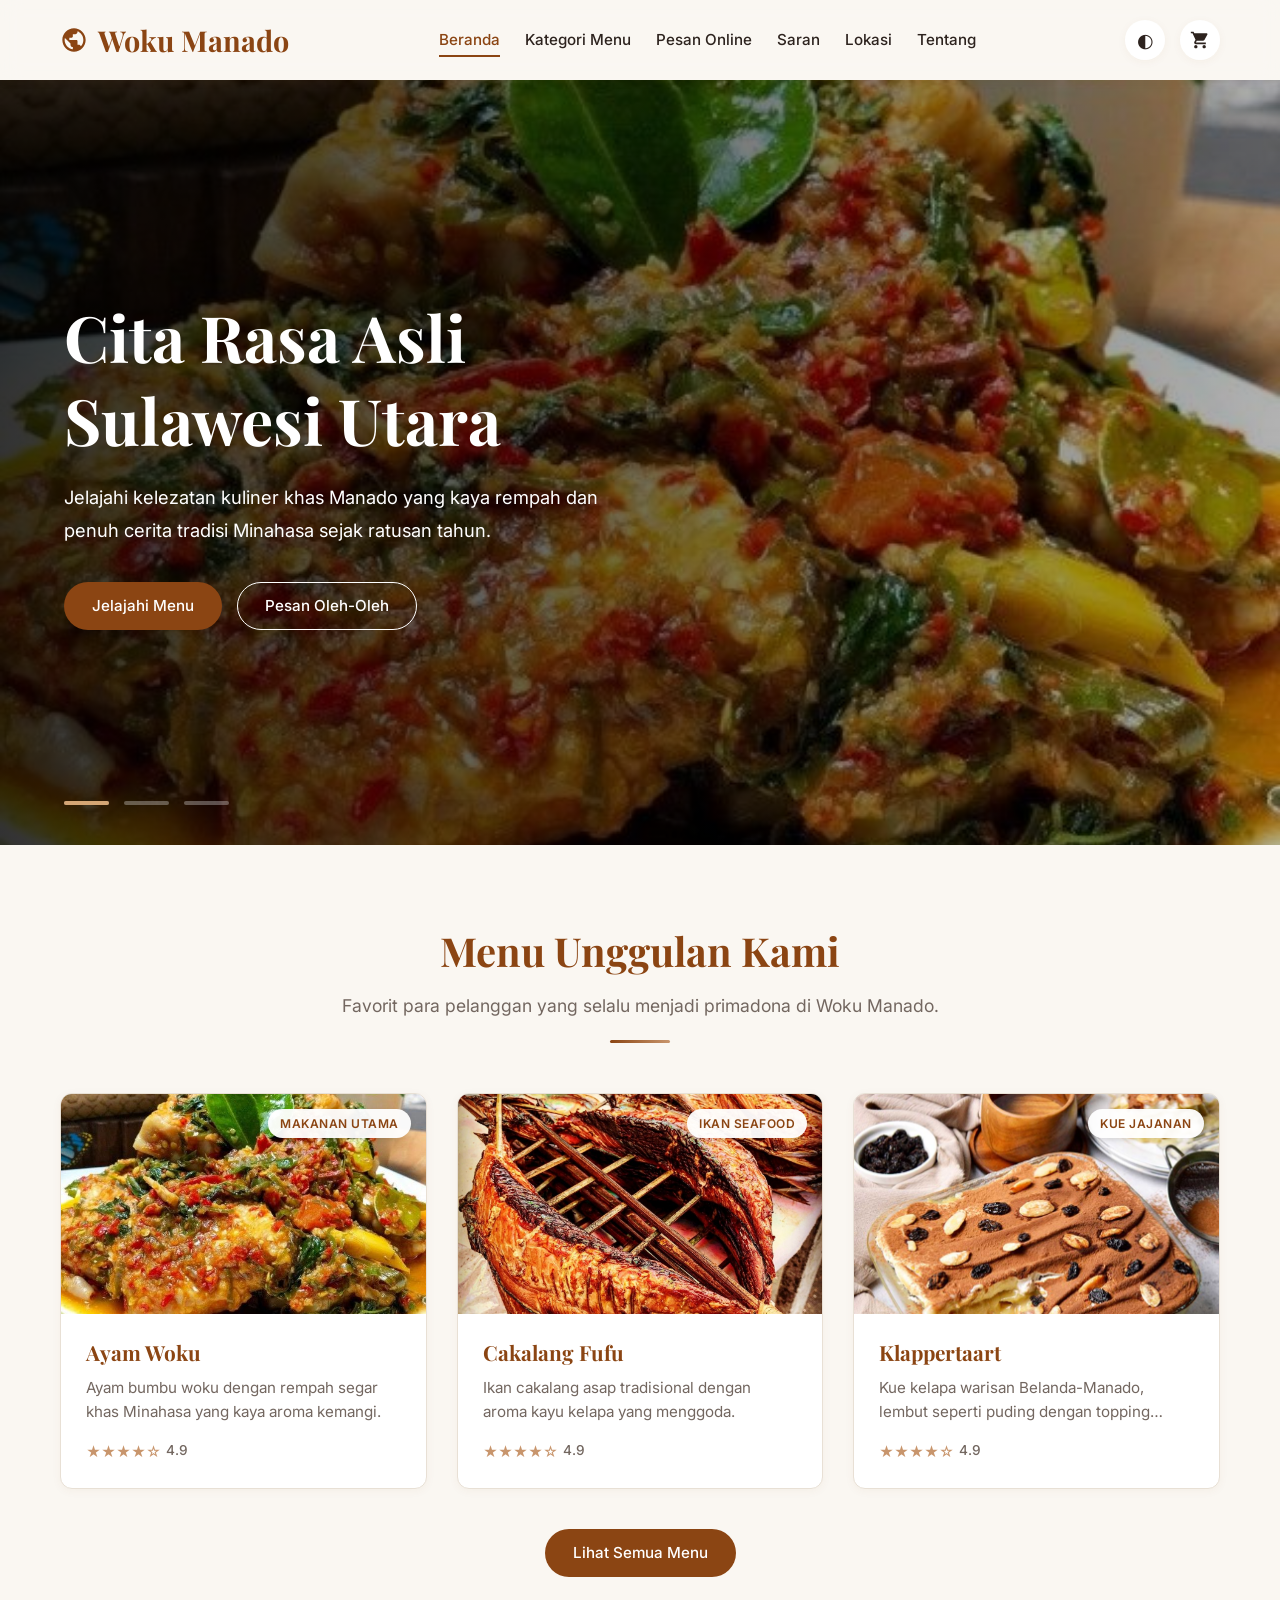
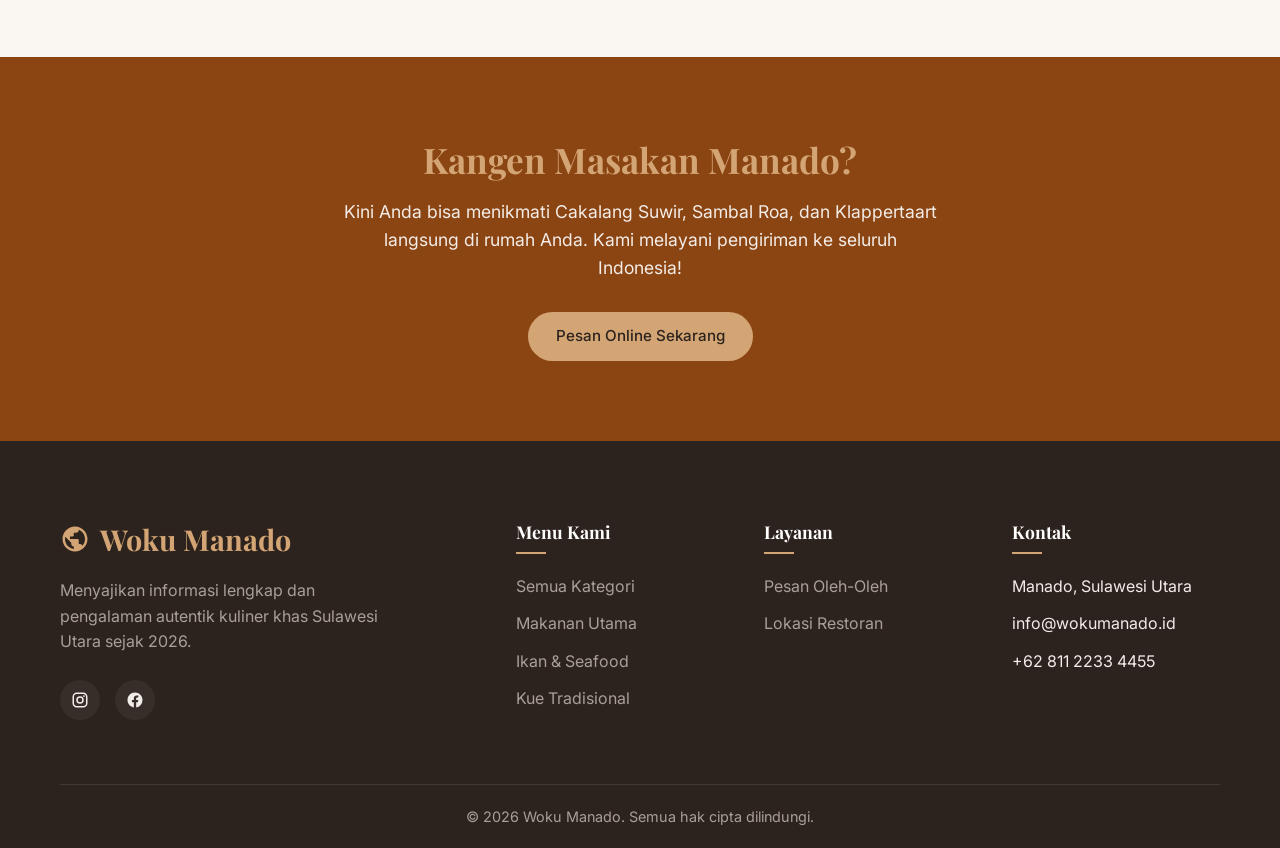
<file: index.html>
<!DOCTYPE html>
<html lang="id">
<head>
    <meta charset="UTF-8">
    <meta name="viewport" content="width=device-width, initial-scale=1.0">
    <title>Woku Manado - Cita Rasa Asli Sulawesi Utara</title>
    <meta name="description" content="Jelajahi kekayaan kuliner khas Sulawesi Utara dan Manado di Woku Manado.">
    <link rel="stylesheet" href="css/global.css">
    <link rel="stylesheet" href="css/navbar.css">
    <link rel="stylesheet" href="css/hero.css">
    <link rel="stylesheet" href="css/cards.css">
    <link rel="stylesheet" href="css/footer.css">
    <link rel="stylesheet" href="css/responsive.css">
</head>
<body>
    <nav class="navbar">
        <div class="container">
            <a href="index.html" class="nav-brand">
                <svg viewBox="0 0 24 24"><path d="M12 2C6.48 2 2 6.48 2 12s4.48 10 10 10 10-4.48 10-10S17.52 2 12 2zm-1 17.93c-3.95-.49-7-3.85-7-7.93 0-.62.08-1.21.21-1.79L9 15v1c0 1.1.9 2 2 2v1.93zm6.9-2.54c-.26-.81-1-1.39-1.9-1.39h-1v-3c0-.55-.45-1-1-1H8v-2h2c.55 0 1-.45 1-1V7h2c1.1 0 2-.9 2-2v-.41c2.93 1.19 5 4.06 5 7.41 0 2.08-.8 3.97-2.1 5.39z"/></svg>
                Woku Manado
            </a>

            <div class="nav-menu" id="navMenu">
                <a href="index.html" class="nav-link active">Beranda</a>
                <a href="menu.html" class="nav-link">Kategori Menu</a>
                <a href="pesan.html" class="nav-link">Pesan Online</a>

                <a href="saran.html" class="nav-link">Saran</a>
                <a href="lokasi.html" class="nav-link">Lokasi</a>
                <a href="tentang.html" class="nav-link">Tentang</a>
            </div>

            <div class="nav-actions">
                <button class="theme-toggle" id="themeToggle" title="Ganti Tema">◐</button>
                <a href="pesan.html" class="cart-icon" title="Keranjang">
                    <svg viewBox="0 0 24 24" width="20" height="20" fill="currentColor"><path d="M7 18c-1.1 0-1.99.9-1.99 2S5.9 22 7 22s2-.9 2-2-.9-2-2-2zM1 2v2h2l3.6 7.59-1.35 2.45c-.16.28-.25.61-.25.96 0 1.1.9 2 2 2h12v-2H7.42c-.14 0-.25-.11-.25-.25l.03-.12.9-1.63h7.45c.75 0 1.41-.41 1.75-1.03l3.58-6.49c.08-.14.12-.31.12-.48 0-.55-.45-1-1-1H5.21l-.94-2H1zm16 16c-1.1 0-1.99.9-1.99 2s.89 2 1.99 2 2-.9 2-2-.9-2-2-2z"/></svg>
                    <span class="cart-badge" id="cartBadge">0</span>
                </a>
                <button class="hamburger" id="hamburger">
                    <span></span><span></span><span></span>
                </button>
            </div>
        </div>
    </nav>
    <section class="hero">
        <div class="hero-slider" id="heroSlider">
            <div class="hero-slide active">
                <div class="hero-img-container">
                    <img src="img/menu/Ikan woku.jpg" alt="Ikan Woku">
                </div>
                <div class="hero-overlay">
                    <div class="hero-content">
                        <h1>Cita Rasa Asli Sulawesi Utara</h1>
                        <p>Jelajahi kelezatan kuliner khas Manado yang kaya rempah dan penuh cerita tradisi Minahasa sejak ratusan tahun.</p>
                        <div class="hero-actions">
                            <a href="menu.html" class="btn-primary">Jelajahi Menu</a>
                            <a href="pesan.html" class="btn-outline hero-btn-outline">Pesan Oleh-Oleh</a>
                        </div>
                    </div>
                </div>
            </div>
            <div class="hero-slide">
                <div class="hero-img-container">
                    <img src="img/menu/Tinutuan.jpg" alt="Tinutuan">
                </div>
                <div class="hero-overlay">
                    <div class="hero-content">
                        <h1>Kehangatan Pagi di Manado</h1>
                        <p>Nikmati semangkuk Tinutuan yang kaya akan sayuran segar, jagung, dan ubi jalar penambah energi di pagi hari.</p>
                        <div class="hero-actions">
                            <a href="menu.html" class="btn-primary">Jelajahi Menu</a>
                        </div>
                    </div>
                </div>
            </div>
            <div class="hero-slide">
                <div class="hero-img-container">
                    <img src="img/menu/Klappertaart.jpg" alt="Klappertaart">
                </div>
                <div class="hero-overlay">
                    <div class="hero-content">
                        <h1>Manisnya Warisan Tradisi</h1>
                        <p>Manjakan lidah Anda dengan kelembutan Klappertaart dan ragam kue jajanan tradisional peninggalan kolonial.</p>
                        <div class="hero-actions">
                            <a href="menu.html" class="btn-primary">Lihat Menu Kue</a>
                        </div>
                    </div>
                </div>
            </div>
        </div>

        <div class="hero-nav" id="heroNav">
            <div class="hero-dot active" data-index="0"><div class="hero-dot-progress"></div></div>
            <div class="hero-dot" data-index="1"><div class="hero-dot-progress"></div></div>
            <div class="hero-dot" data-index="2"><div class="hero-dot-progress"></div></div>
        </div>
    </section>
    <section class="section">
        <div class="container">
            <div class="section-header scroll-reveal">
                <h2>Menu Unggulan Kami</h2>
                <p>Favorit para pelanggan yang selalu menjadi primadona di Woku Manado.</p>
                <div class="accent-line"></div>
            </div>

            <div class="menu-grid scroll-reveal" id="featuredMenu">
            </div>

            <div class="menu-cta-container scroll-reveal">
                <a href="menu.html" class="btn-primary">Lihat Semua Menu</a>
            </div>
        </div>
    </section>
    <section class="section cta-section">
        <div class="container text-center">
            <div class="scroll-reveal">
                <h2 class="cta-title">Kangen Masakan Manado?</h2>
                <p class="cta-desc">
                    Kini Anda bisa menikmati Cakalang Suwir, Sambal Roa, dan Klappertaart langsung di rumah Anda. Kami melayani pengiriman ke seluruh Indonesia!
                </p>
                <a href="pesan.html" class="btn-primary cta-btn">Pesan Online Sekarang</a>
            </div>
        </div>
    </section>
    <footer class="footer">
        <div class="container">
            <div class="footer-grid">
                <div class="footer-brand">
                    <h3>
                        <svg viewBox="0 0 24 24"><path d="M12 2C6.48 2 2 6.48 2 12s4.48 10 10 10 10-4.48 10-10S17.52 2 12 2zm-1 17.93c-3.95-.49-7-3.85-7-7.93 0-.62.08-1.21.21-1.79L9 15v1c0 1.1.9 2 2 2v1.93zm6.9-2.54c-.26-.81-1-1.39-1.9-1.39h-1v-3c0-.55-.45-1-1-1H8v-2h2c.55 0 1-.45 1-1V7h2c1.1 0 2-.9 2-2v-.41c2.93 1.19 5 4.06 5 7.41 0 2.08-.8 3.97-2.1 5.39z"/></svg>
                        Woku Manado
                    </h3>
                    <p class="footer-desc">Menyajikan informasi lengkap dan pengalaman autentik kuliner khas Sulawesi Utara sejak 2026.</p>
                    <div class="social-links">
                        <a href="#" class="social-icon" title="Instagram"><svg viewBox="0 0 24 24"><path d="M7.8 2h8.4C19.4 2 22 4.6 22 7.8v8.4a5.8 5.8 0 0 1-5.8 5.8H7.8C4.6 22 2 19.4 2 16.2V7.8A5.8 5.8 0 0 1 7.8 2m-.2 2A3.6 3.6 0 0 0 4 7.6v8.8C4 18.39 5.61 20 7.6 20h8.8a3.6 3.6 0 0 0 3.6-3.6V7.6C20 5.61 18.39 4 16.4 4H7.6m9.65 1.5a1.25 1.25 0 0 1 1.25 1.25A1.25 1.25 0 0 1 17.25 8 1.25 1.25 0 0 1 16 6.75a1.25 1.25 0 0 1 1.25-1.25M12 7a5 5 0 0 1 5 5 5 5 0 0 1-5 5 5 5 0 0 1-5-5 5 5 0 0 1 5-5m0 2a3 3 0 0 0-3 3 3 3 0 0 0 3 3 3 3 0 0 0 3-3 3 3 0 0 0-3-3z"/></svg></a>
                        <a href="#" class="social-icon" title="Facebook"><svg viewBox="0 0 24 24"><path d="M12 2.04C6.5 2.04 2 6.53 2 12.06C2 17.06 5.66 21.21 10.44 21.96V14.96H7.9V12.06H10.44V9.85C10.44 7.34 11.93 5.96 14.22 5.96C15.31 5.96 16.45 6.15 16.45 6.15V8.62H15.19C13.95 8.62 13.56 9.39 13.56 10.18V12.06H16.34L15.89 14.96H13.56V21.96A10 10 0 0 0 22 12.06C22 6.53 17.5 2.04 12 2.04Z"/></svg></a>
                    </div>
                </div>

                <div class="footer-col">
                    <h4>Menu Kami</h4>
                    <ul>
                        <li><a href="menu.html">Semua Kategori</a></li>
                        <li><a href="menu.html">Makanan Utama</a></li>
                        <li><a href="menu.html">Ikan & Seafood</a></li>
                        <li><a href="menu.html">Kue Tradisional</a></li>
                    </ul>
                </div>

                <div class="footer-col">
                    <h4>Layanan</h4>
                    <ul>
                        <li><a href="pesan.html">Pesan Oleh-Oleh</a></li>
                        <li><a href="lokasi.html">Lokasi Restoran</a></li>
                    </ul>
                </div>

                <div class="footer-col">
                    <h4>Kontak</h4>
                    <ul>
                        <li>Manado, Sulawesi Utara</li>
                        <li>info@wokumanado.id</li>
                        <li>+62 811 2233 4455</li>
                    </ul>
                </div>
            </div>

            <div class="footer-bottom">
                <p>&copy; 2026 Woku Manado. Semua hak cipta dilindungi.</p>
            </div>
        </div>
    </footer>
    <script src="js/navbar.js"></script>
    <script src="js/animasi.js"></script>
    <script src="js/hero.js"></script>
    <script src="js/data_menu.js?v=2"></script>
    <script src="js/featured.js"></script>
</body>
</html>
</file>
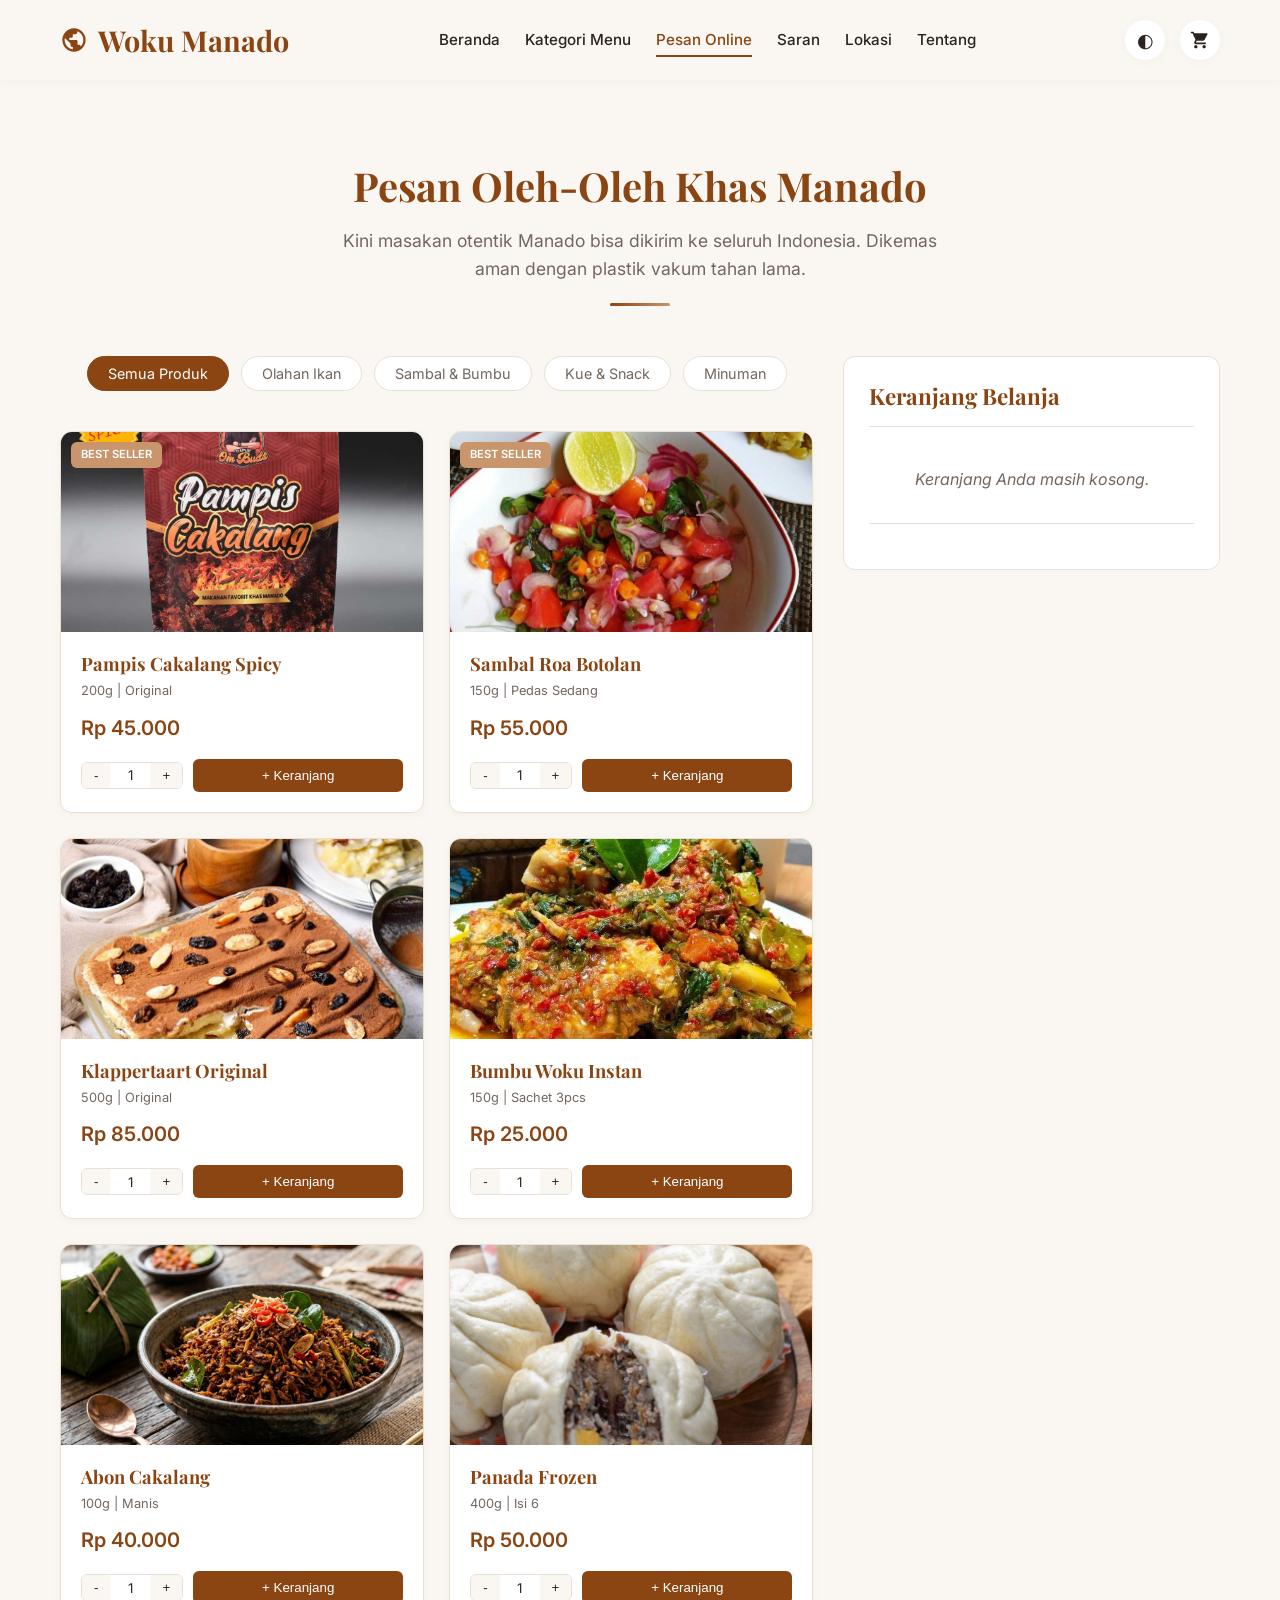
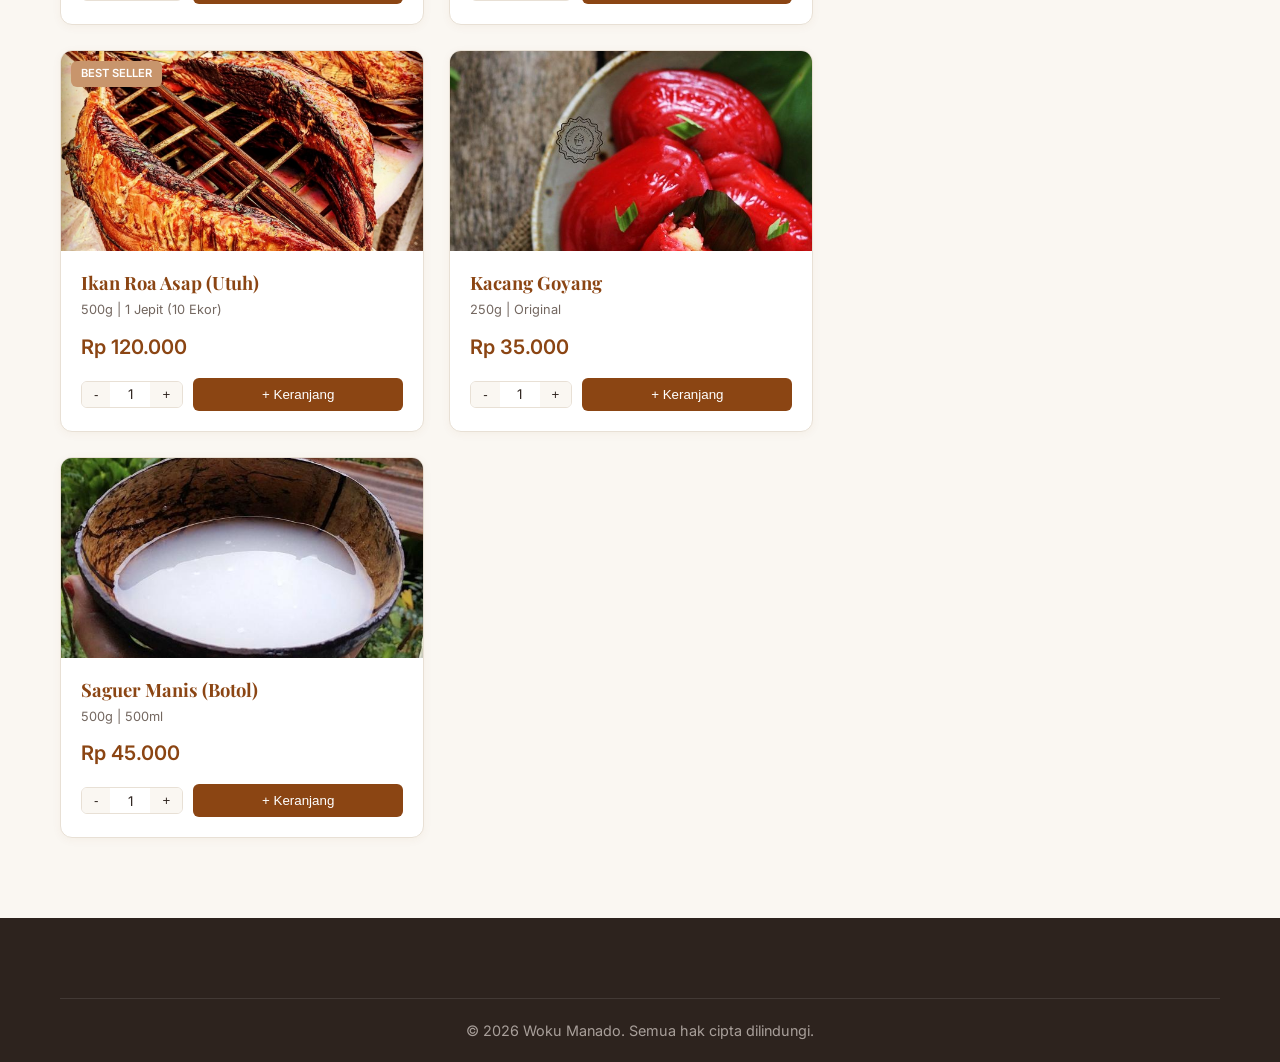
<file: pesan.html>
<!DOCTYPE html>
<html lang="id">
<head>
    <meta charset="UTF-8">
    <meta name="viewport" content="width=device-width, initial-scale=1.0">
    <title>Pesan Oleh-Oleh Online - Woku Manado</title>


    <link rel="stylesheet" href="css/global.css">
    <link rel="stylesheet" href="css/navbar.css">
    <link rel="stylesheet" href="css/cards.css">
    <link rel="stylesheet" href="css/forms.css">
    <link rel="stylesheet" href="css/footer.css">
    <link rel="stylesheet" href="css/responsive.css">
</head>
<body>


    <nav class="navbar">
        <div class="container">
            <a href="index.html" class="nav-brand">
                <svg viewBox="0 0 24 24"><path d="M12 2C6.48 2 2 6.48 2 12s4.48 10 10 10 10-4.48 10-10S17.52 2 12 2zm-1 17.93c-3.95-.49-7-3.85-7-7.93 0-.62.08-1.21.21-1.79L9 15v1c0 1.1.9 2 2 2v1.93zm6.9-2.54c-.26-.81-1-1.39-1.9-1.39h-1v-3c0-.55-.45-1-1-1H8v-2h2c.55 0 1-.45 1-1V7h2c1.1 0 2-.9 2-2v-.41c2.93 1.19 5 4.06 5 7.41 0 2.08-.8 3.97-2.1 5.39z"/></svg>
                Woku Manado
            </a>

            <div class="nav-menu" id="navMenu">
                <a href="index.html" class="nav-link">Beranda</a>
                <a href="menu.html" class="nav-link">Kategori Menu</a>
                <a href="pesan.html" class="nav-link active">Pesan Online</a>

                <a href="saran.html" class="nav-link">Saran</a>
                <a href="lokasi.html" class="nav-link">Lokasi</a>
                <a href="tentang.html" class="nav-link">Tentang</a>
            </div>

            <div class="nav-actions">
                <button class="theme-toggle" id="themeToggle" title="Ganti Tema">◐</button>
                <div class="cart-icon" id="cartToggleIcon" title="Lihat Keranjang">
                    <svg viewBox="0 0 24 24" width="20" height="20" fill="currentColor"><path d="M7 18c-1.1 0-1.99.9-1.99 2S5.9 22 7 22s2-.9 2-2-.9-2-2-2zM1 2v2h2l3.6 7.59-1.35 2.45c-.16.28-.25.61-.25.96 0 1.1.9 2 2 2h12v-2H7.42c-.14 0-.25-.11-.25-.25l.03-.12.9-1.63h7.45c.75 0 1.41-.41 1.75-1.03l3.58-6.49c.08-.14.12-.31.12-.48 0-.55-.45-1-1-1H5.21l-.94-2H1zm16 16c-1.1 0-1.99.9-1.99 2s.89 2 1.99 2 2-.9 2-2-.9-2-2-2z"/></svg>
                    <span class="cart-badge" id="cartBadge">0</span>
                </div>
                <button class="hamburger" id="hamburger">
                    <span></span><span></span><span></span>
                </button>
            </div>
        </div>
    </nav>

    <section class="section">
        <div class="container">
            <div class="section-header scroll-reveal">
                <h2>Pesan Oleh-Oleh Khas Manado</h2>
                <p>Kini masakan otentik Manado bisa dikirim ke seluruh Indonesia. Dikemas aman dengan plastik vakum tahan lama.</p>
                <div class="accent-line"></div>
            </div>

            <div class="cart-layout">

                <div class="product-section scroll-reveal">
                    <div class="filter-container" id="produkFilters">
                        <button class="filter-btn active" data-filter="semua">Semua Produk</button>
                        <button class="filter-btn" data-filter="ikan">Olahan Ikan</button>
                        <button class="filter-btn" data-filter="sambal">Sambal & Bumbu</button>
                        <button class="filter-btn" data-filter="kue">Kue & Snack</button>
                        <button class="filter-btn" data-filter="minuman">Minuman</button>
                    </div>

                    <div class="product-grid" id="productGrid">

                        <p style="text-align: center; width: 100%; color: var(--text-muted);">Memuat produk...</p>
                    </div>
                </div>


                <div class="cart-sidebar scroll-reveal" id="cartSidebar">
                    <h3>Keranjang Belanja</h3>

                    <div class="cart-items" id="cartItems">

                        <div class="empty-cart-msg">Keranjang Anda masih kosong.</div>
                    </div>

                    <div class="cart-summary" id="cartSummary" style="display: none;">
                        <div class="cart-summary-row">
                            <span>Subtotal:</span>
                            <span id="cartSubtotal">Rp 0</span>
                        </div>
                        <div class="cart-summary-row">
                            <span>Estimasi Ongkir (Jawa):</span>
                            <span>Rp 25.000</span>
                        </div>
                        <div class="cart-total">
                            <span>Total:</span>
                            <span id="cartTotal">Rp 0</span>
                        </div>

                        <button class="btn-primary" style="width: 100%; margin-top: 20px;" onclick="document.getElementById('formCheckout').scrollIntoView({behavior: 'smooth'})">Lanjut ke Pembayaran</button>
                    </div>
                </div>
            </div>


            <div id="formCheckout" class="form-container scroll-reveal" style="margin-top: 60px; display: none;">
                <h3 style="margin-bottom: 25px; font-size: 1.5rem; text-align: center;">Formulir Pengiriman</h3>
                <form id="checkoutForm">
                    <div class="form-row">
                        <div class="form-group">
                            <label class="form-label">Nama Penerima</label>
                            <input type="text" class="form-control" id="coNama" required>
                            <div class="error-msg">Nama harus diisi</div>
                        </div>
                        <div class="form-group">
                            <label class="form-label">No. WhatsApp</label>
                            <input type="tel" class="form-control" id="coTelp" required>
                            <div class="error-msg">Nomor telepon harus diisi</div>
                        </div>
                    </div>

                    <div class="form-group">
                        <label class="form-label">Alamat Lengkap Pengiriman</label>
                        <textarea class="form-control" id="coAlamat" required placeholder="Nama Jalan, RT/RW, Kelurahan, Kecamatan..."></textarea>
                        <div class="error-msg">Alamat harus diisi</div>
                    </div>

                    <div class="form-row">
                        <div class="form-group">
                            <label class="form-label">Kota / Kabupaten</label>
                            <input type="text" class="form-control" id="coKota" required>
                        </div>
                        <div class="form-group">
                            <label class="form-label">Provinsi</label>
                            <select class="form-control" id="coProvinsi" required>
                                <option value="">Pilih Provinsi</option>
                                <option value="DKI Jakarta">DKI Jakarta</option>
                                <option value="Jawa Barat">Jawa Barat</option>
                                <option value="Jawa Tengah">Jawa Tengah</option>
                                <option value="Jawa Timur">Jawa Timur</option>
                                <option value="Banten">Banten</option>
                                <option value="Bali">Bali</option>
                                <option value="Sulawesi Utara">Sulawesi Utara</option>
                                <option value="Lainnya">Lainnya...</option>
                            </select>
                        </div>
                    </div>

                    <div class="form-group">
                        <label class="form-label">Ekspedisi</label>
                        <select class="form-control" id="coEkspedisi">
                            <option value="jne">JNE YES / REG</option>
                            <option value="jnt">J&T Express</option>
                            <option value="sicepat">SiCepat BEST</option>
                        </select>
                    </div>

                    <button type="submit" class="btn-primary" style="width: 100%; padding: 15px; font-size: 1.1rem; margin-top: 10px;">Konfirmasi Pesanan</button>
                </form>

                <div id="checkoutSuccess" style="display: none; text-align: center; padding: 30px;">
                    <div style="font-size: 3rem; margin-bottom: 15px;">🎉</div>
                    <h3 style="color: var(--success); margin-bottom: 10px;">Pesanan Berhasil!</h3>
                    <p style="color: var(--text-muted); margin-bottom: 20px;">Nomor Pesanan: <strong id="orderNumber" style="color: var(--primary);">#WM12345</strong></p>
                    <p style="margin-bottom: 25px;">Terima kasih telah memesan. Silakan kirimkan rincian pesanan Anda ke admin kami via WhatsApp untuk proses konfirmasi pembayaran transfer.</p>
                    <a id="btnWhatsAppRedirect" href="#" target="_blank" class="btn-primary" style="display: inline-block; width: 100%; max-width: 350px; text-decoration: none; background: #25D366; border-color: #25D366; color: #fff; font-weight: 600; font-size: 1.05rem; padding: 12px 20px; border-radius: var(--radius-md); box-shadow: 0 4px 12px rgba(37, 211, 102, 0.2); transition: var(--transition);">
                        💬 Kirim Rincian ke WhatsApp
                    </a>
                </div>
            </div>

        </div>
    </section>


    <footer class="footer">
        <div class="container">
            <div class="footer-bottom">
                <p>&copy; 2026 Woku Manado. Semua hak cipta dilindungi.</p>
            </div>
        </div>
    </footer>


    <script src="js/navbar.js"></script>
    <script src="js/animasi.js"></script>
    <script src="js/data_produk.js?v=4"></script>
    <script src="js/pesan.js"></script>
</body>
</html>
</file>
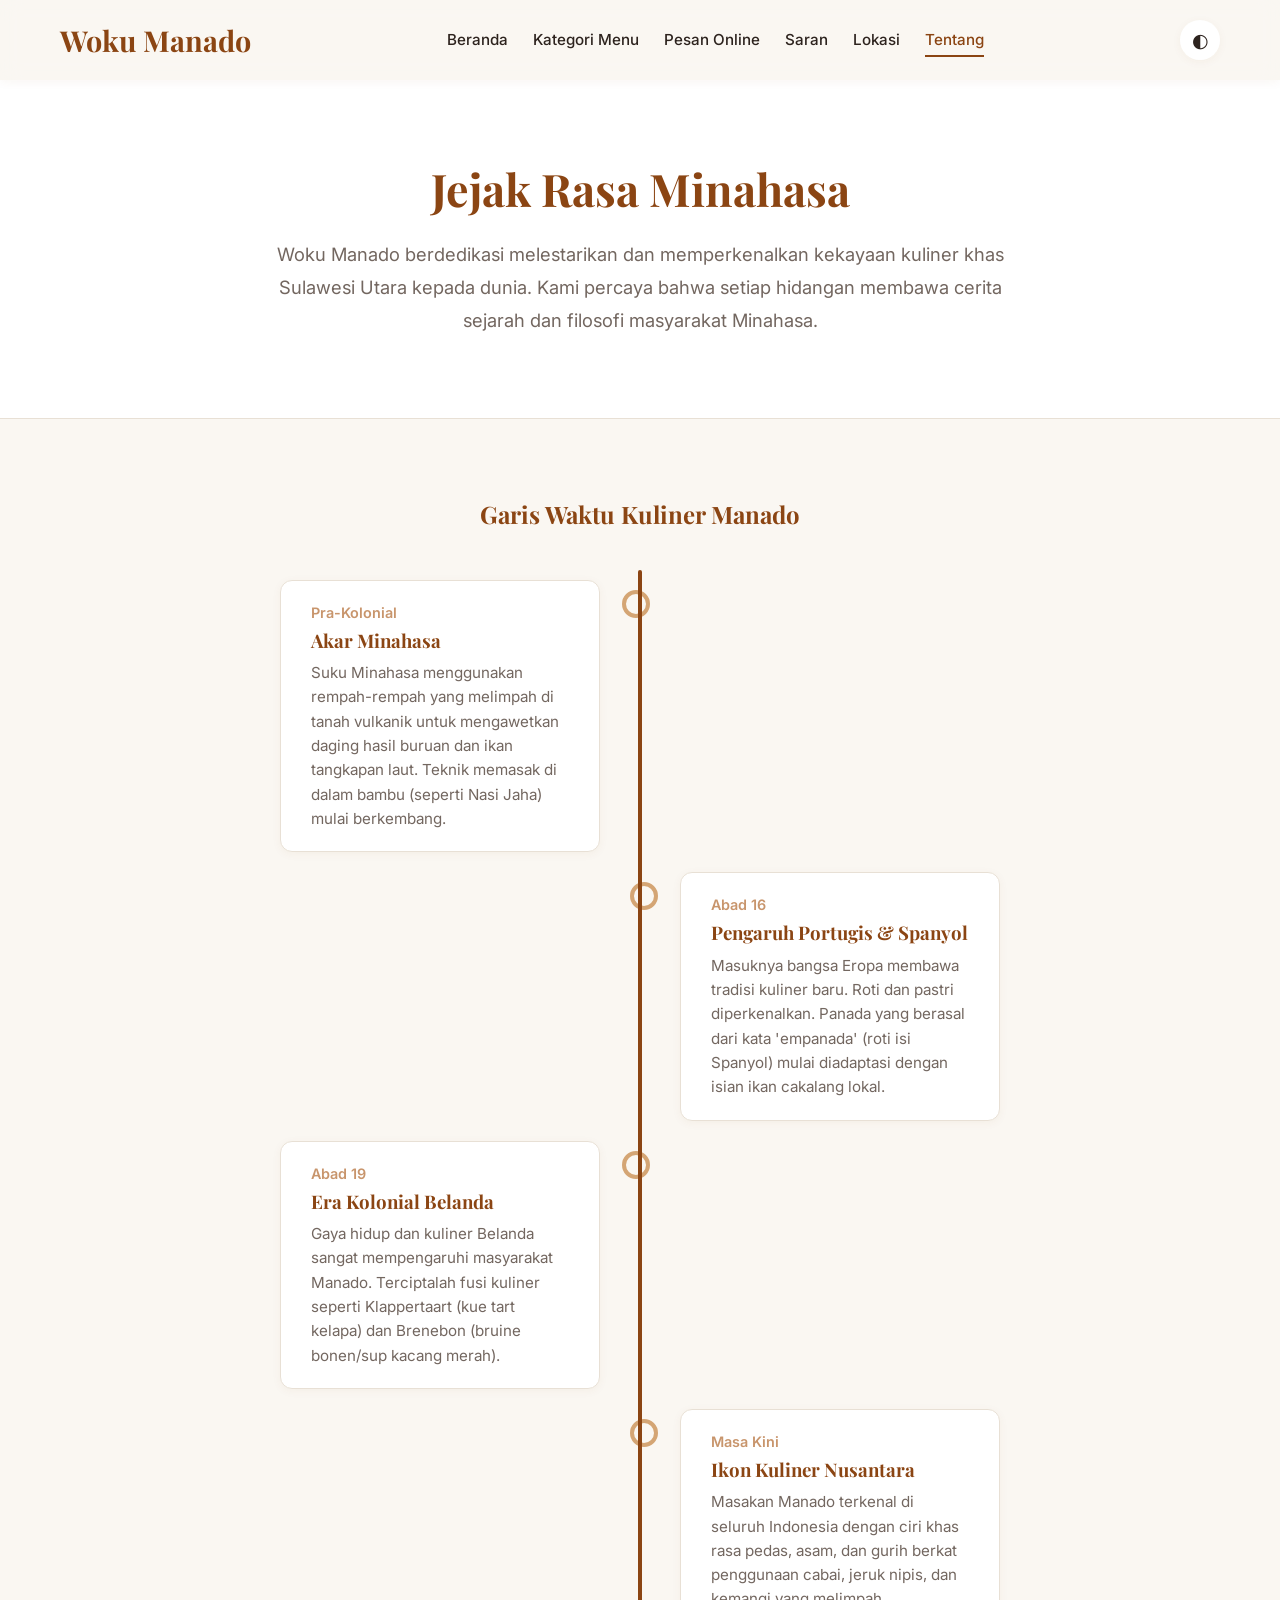
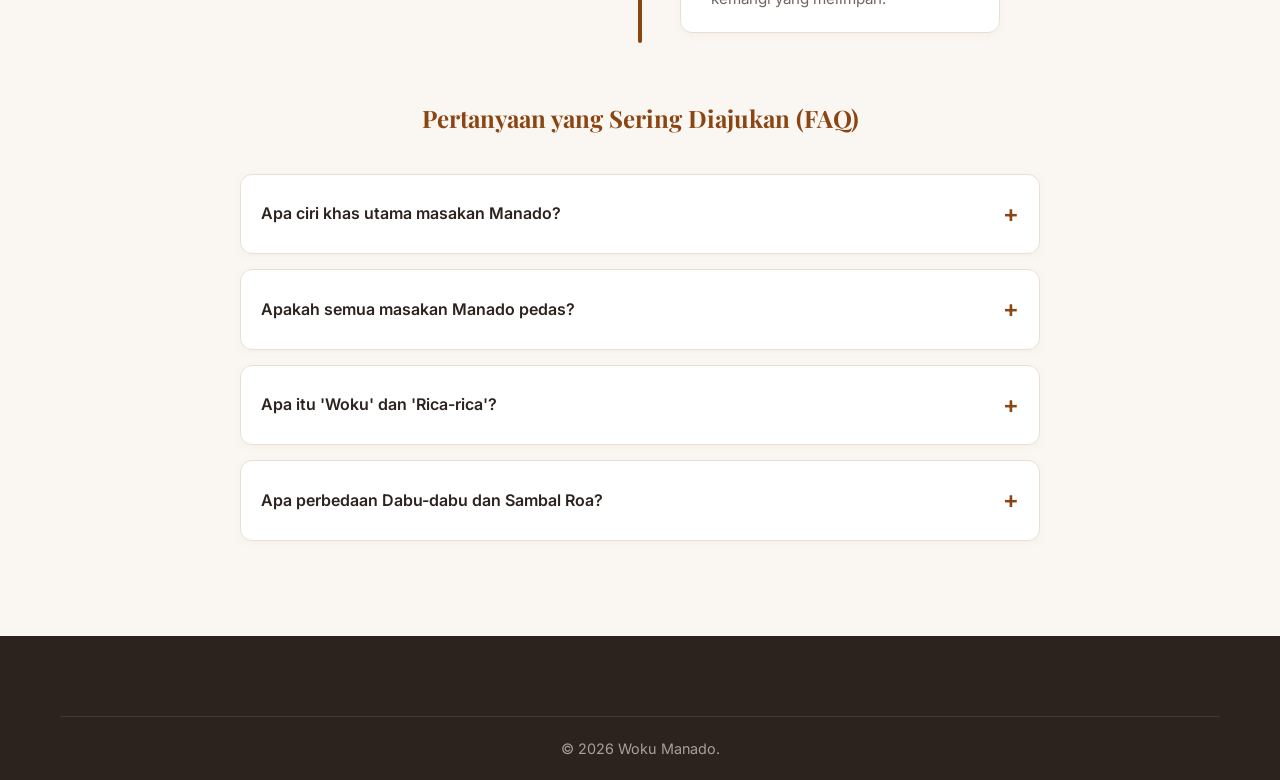
<file: tentang.html>
<!DOCTYPE html>
<html lang="id">
<head>
    <meta charset="UTF-8">
    <meta name="viewport" content="width=device-width, initial-scale=1.0">
    <title>Tentang Kami - Woku Manado</title>
    <link rel="stylesheet" href="css/global.css">
    <link rel="stylesheet" href="css/navbar.css">
    <link rel="stylesheet" href="css/footer.css">
    <link rel="stylesheet" href="css/responsive.css">
    <style>
        .timeline {
            position: relative;
            max-width: 800px;
            margin: 0 auto 60px;
        }
        .timeline::after {
            content: '';
            position: absolute;
            width: 4px;
            background-color: var(--primary);
            top: 0; bottom: 0; left: 50%;
            margin-left: -2px;
            border-radius: 2px;
        }
        .tl-container {
            padding: 10px 40px;
            position: relative;
            background-color: inherit;
            width: 50%;
        }
        .tl-left { left: 0; }
        .tl-right { left: 50%; }
        .tl-container::after {
            content: '';
            position: absolute;
            width: 20px; height: 20px;
            right: -10px; top: 20px;
            background-color: var(--bg-main);
            border: 4px solid var(--accent);
            border-radius: 50%;
            z-index: 1;
        }
        .tl-right::after { left: -10px; }
        .tl-content {
            padding: 20px 30px;
            background-color: var(--bg-card);
            position: relative;
            border-radius: var(--radius-md);
            box-shadow: var(--shadow-sm);
            border: 1px solid var(--border);
        }
        .tl-tahun { color: var(--gold); font-weight: 600; font-size: 0.9rem; margin-bottom: 5px; }

        @media (max-width: 768px) {
            .timeline::after { left: 31px; }
            .tl-container { width: 100%; padding-left: 70px; padding-right: 25px; }
            .tl-container::after { left: 21px; }
            .tl-right { left: 0; }
        }

        .faq-item {
            background: var(--bg-card);
            border: 1px solid var(--border);
            border-radius: var(--radius-md);
            margin-bottom: 15px;
            overflow: hidden;
            box-shadow: var(--shadow-sm);
        }
        .faq-question {
            padding: 20px;
            cursor: pointer;
            font-weight: 600;
            display: flex;
            justify-content: space-between;
            align-items: center;
        }
        .faq-question:hover { background-color: var(--nav-bg); }
        .faq-answer {
            padding: 0 20px 20px;
            color: var(--text-muted);
            display: none;
            line-height: 1.7;
        }
        .faq-item.active .faq-answer { display: block; }
        .faq-item.active .faq-icon { transform: rotate(45deg); }
        .faq-icon { transition: transform 0.3s ease; font-size: 1.5rem; color: var(--primary); }
        body.dark-theme .faq-icon { color: var(--accent); }
    </style>
</head>
<body>
    <nav class="navbar">
        <div class="container">
            <a href="index.html" class="nav-brand">Woku Manado</a>
            <div class="nav-menu" id="navMenu">
                <a href="index.html" class="nav-link">Beranda</a>
                <a href="menu.html" class="nav-link">Kategori Menu</a>
                <a href="pesan.html" class="nav-link">Pesan Online</a>

                <a href="saran.html" class="nav-link">Saran</a>
                <a href="lokasi.html" class="nav-link">Lokasi</a>
                <a href="tentang.html" class="nav-link active">Tentang</a>
            </div>
            <div class="nav-actions">
                <button class="theme-toggle" id="themeToggle">◐</button>
                <button class="hamburger" id="hamburger"><span></span><span></span><span></span></button>
            </div>
        </div>
    </nav>

    <section class="section" style="background-color: var(--bg-card); border-bottom: 1px solid var(--border);">
        <div class="container" style="text-align: center; max-width: 800px;">
            <div class="scroll-reveal">
                <h1 style="font-size: 2.8rem; margin-bottom: 20px; color: var(--primary);">Jejak Rasa Minahasa</h1>
                <p style="font-size: 1.15rem; color: var(--text-muted); line-height: 1.8;">Woku Manado berdedikasi melestarikan dan memperkenalkan kekayaan kuliner khas Sulawesi Utara kepada dunia. Kami percaya bahwa setiap hidangan membawa cerita sejarah dan filosofi masyarakat Minahasa.</p>
            </div>
        </div>
    </section>

    <section class="section">
        <div class="container">
            <h2 style="text-align: center; margin-bottom: 40px;" class="scroll-reveal">Garis Waktu Kuliner Manado</h2>
            <div class="timeline scroll-reveal" id="timelineContainer">

                <p style="text-align: center; color: var(--text-muted);">Memuat sejarah...</p>
            </div>

            <div style="max-width: 800px; margin: 60px auto 0;">
                <h2 style="text-align: center; margin-bottom: 40px;" class="scroll-reveal">Pertanyaan yang Sering Diajukan (FAQ)</h2>
                <div id="faqContainer" class="scroll-reveal">

                </div>
            </div>
        </div>
    </section>

    <footer class="footer">
        <div class="container"><div class="footer-bottom"><p>&copy; 2026 Woku Manado.</p></div></div>
    </footer>

    <script src="js/navbar.js"></script>
    <script src="js/animasi.js"></script>
    <script src="js/data_tentang.js"></script>
    <script src="js/tentang.js"></script>
</body>
</html>
</file>
<file: css/global.css>
@import url('https://fonts.googleapis.com/css2?family=Inter:wght@300;400;500;600&family=Playfair+Display:ital,wght@0,600;0,700;1,600&display=swap');

:root {
    --primary: #8B4513;
    --primary-dark: #6B3410;
    --accent: #D4A574;
    --gold: #C8956C;
    --bg-main: #FAF7F2;
    --bg-card: #FFFFFF;
    --text-main: #2D231E;
    --text-muted: #736760;
    --success: #2D7D46;
    --border: #E8E0D5;

    --nav-bg: rgba(250, 247, 242, 0.85);

    --shadow-sm: 0 2px 10px rgba(139, 69, 19, 0.05);
    --shadow-md: 0 4px 20px rgba(139, 69, 19, 0.08);
    --shadow-lg: 0 10px 30px rgba(139, 69, 19, 0.12);

    --font-heading: 'Playfair Display', serif;
    --font-body: 'Inter', sans-serif;

    --radius-sm: 6px;
    --radius-md: 12px;
    --radius-lg: 20px;
    --radius-pill: 50px;

    --transition: all 0.3s ease;
}

body.dark-theme {
    --bg-main: #1C1410;
    --bg-card: #241C16;
    --text-main: #F2ECE9;
    --text-muted: #A89F9A;
    --border: #3D312A;
    --nav-bg: rgba(28, 20, 16, 0.9);
    --shadow-sm: 0 2px 10px rgba(0, 0, 0, 0.3);
    --shadow-md: 0 4px 20px rgba(0, 0, 0, 0.4);
    --shadow-lg: 0 10px 30px rgba(0, 0, 0, 0.5);
}

* {
    margin: 0;
    padding: 0;
    box-sizing: border-box;
}

html { scroll-behavior: smooth; }

body {
    font-family: var(--font-body);
    background-color: var(--bg-main);
    color: var(--text-main);
    line-height: 1.6;
    transition: background-color 0.4s ease, color 0.4s ease;
}

h1, h2, h3, h4, h5, h6 {
    font-family: var(--font-heading);
    color: var(--primary);
    line-height: 1.3;
}

body.dark-theme h1, body.dark-theme h2, body.dark-theme h3, body.dark-theme h4, body.dark-theme h5, body.dark-theme h6 {
    color: var(--accent);
}

a { text-decoration: none; color: inherit; }
img { max-width: 100%; display: block; border-radius: var(--radius-sm); }
ul { list-style: none; }

.container {
    max-width: 1200px;
    margin: 0 auto;
    padding: 0 20px;
}

.section { padding: 80px 0; }

.section-header {
    text-align: center;
    margin-bottom: 50px;
}

.section-header h2 {
    font-size: 2.5rem;
    margin-bottom: 15px;
}

.section-header p {
    color: var(--text-muted);
    font-size: 1.1rem;
    max-width: 600px;
    margin: 0 auto;
}

.accent-line {
    width: 60px;
    height: 3px;
    background: linear-gradient(90deg, var(--primary), var(--gold));
    margin: 20px auto 0;
    border-radius: 2px;
}

.btn-primary {
    display: inline-block;
    padding: 12px 28px;
    background-color: var(--primary);
    color: #fff;
    border: none;
    border-radius: var(--radius-pill);
    font-family: var(--font-body);
    font-weight: 500;
    font-size: 0.95rem;
    cursor: pointer;
    transition: var(--transition);
}

.btn-primary:hover {
    background-color: var(--primary-dark);
    transform: translateY(-2px);
    box-shadow: 0 5px 15px rgba(139, 69, 19, 0.2);
}

.btn-outline {
    display: inline-block;
    padding: 11px 27px;
    background-color: transparent;
    color: var(--primary);
    border: 1px solid var(--primary);
    border-radius: var(--radius-pill);
    font-family: var(--font-body);
    font-weight: 500;
    font-size: 0.95rem;
    cursor: pointer;
    transition: var(--transition);
}

.btn-outline:hover {
    background-color: var(--primary);
    color: #fff;
}

body.dark-theme .btn-outline {
    color: var(--accent);
    border-color: var(--accent);
}
body.dark-theme .btn-outline:hover {
    background-color: var(--accent);
    color: var(--bg-main);
}

@keyframes slideUp {
    from {
        opacity: 0;
        transform: translateY(20px);
    }
    to {
        opacity: 1;
        transform: translateY(0);
    }
}

.menu-card, .product-card, .masonry-item, .restoran-card, .tl-container {
    opacity: 0;
    transform: translateY(20px);
    animation: slideUp 0.5s ease forwards;
}

.hero-btn-outline {
    border-color: #fff !important;
    color: #fff !important;
}

.hero-btn-outline:hover {
    background-color: #fff !important;
    color: var(--primary) !important;
}

.menu-cta-container {
    text-align: center;
    margin-top: 40px;
}

.text-center {
    text-align: center;
}

.cta-section {
    background-color: var(--primary);
    color: #fff;
}

.cta-title {
    color: var(--accent) !important;
    font-size: 2.2rem;
    margin-bottom: 15px;
}

.cta-desc {
    font-size: 1.1rem;
    max-width: 600px;
    margin: 0 auto 30px;
    color: rgba(255, 255, 255, 0.9);
}

.cta-btn {
    background-color: var(--accent) !important;
    color: var(--text-main) !important;
}

.cta-btn:hover {
    background-color: var(--gold) !important;
}
</file>
<file: css/navbar.css>
.navbar {
    position: sticky;
    top: 0;
    z-index: 1000;
    background: var(--nav-bg);
    backdrop-filter: blur(10px);
    -webkit-backdrop-filter: blur(10px);
    box-shadow: var(--shadow-sm);
    transition: var(--transition);
}

.navbar .container {
    display: flex;
    justify-content: space-between;
    align-items: center;
    height: 80px;
}

.nav-brand {
    font-family: var(--font-heading);
    font-size: 1.8rem;
    font-weight: 700;
    color: var(--primary);
    display: flex;
    align-items: center;
    gap: 10px;
}

body.dark-theme .nav-brand {
    color: var(--accent);
}

.nav-brand svg {
    width: 28px;
    height: 28px;
    fill: currentColor;
}

.nav-menu {
    display: flex;
    gap: 25px;
    align-items: center;
}

.nav-link {
    font-weight: 500;
    font-size: 0.95rem;
    position: relative;
    padding: 5px 0;
    color: var(--text-main);
    transition: var(--transition);
}

.nav-link::after {
    content: '';
    position: absolute;
    bottom: 0;
    left: 0;
    width: 0;
    height: 2px;
    background-color: var(--primary);
    transition: var(--transition);
}

body.dark-theme .nav-link::after { background-color: var(--accent); }

.nav-link:hover { color: var(--primary); }
body.dark-theme .nav-link:hover { color: var(--accent); }

.nav-link:hover::after, .nav-link.active::after { width: 100%; }

.nav-link.active {
    color: var(--primary);
}
body.dark-theme .nav-link.active { color: var(--accent); }

.nav-actions {
    display: flex;
    align-items: center;
    gap: 15px;
}

.theme-toggle {
    background: none;
    border: none;
    font-size: 1.2rem;
    cursor: pointer;
    color: var(--text-main);
    display: flex;
    align-items: center;
    justify-content: center;
    width: 40px;
    height: 40px;
    border-radius: 50%;
    background-color: var(--bg-card);
    box-shadow: var(--shadow-sm);
    transition: var(--transition);
}

.theme-toggle:hover {
    transform: rotate(15deg);
}

.cart-icon {
    position: relative;
    color: var(--text-main);
    font-size: 1.2rem;
    cursor: pointer;
    display: flex;
    align-items: center;
    justify-content: center;
    width: 40px;
    height: 40px;
    border-radius: 50%;
    background-color: var(--bg-card);
    box-shadow: var(--shadow-sm);
    transition: var(--transition);
}

.cart-icon:hover { transform: translateY(-2px); }

.cart-badge {
    position: absolute;
    top: -5px;
    right: -5px;
    background-color: var(--primary);
    color: white;
    font-size: 0.7rem;
    font-weight: 600;
    width: 18px;
    height: 18px;
    border-radius: 50%;
    display: flex;
    align-items: center;
    justify-content: center;
}

body.dark-theme .cart-badge { background-color: var(--accent); color: var(--bg-main); }

.hamburger {
    display: none;
    background: none;
    border: none;
    cursor: pointer;
    flex-direction: column;
    gap: 5px;
}

.hamburger span {
    display: block;
    width: 25px;
    height: 2px;
    background-color: var(--text-main);
    transition: var(--transition);
}
</file>
<file: css/hero.css>
.hero {
    position: relative;
    height: 85vh;
    min-height: 500px;
    overflow: hidden;
    background-color: #000;
}

.hero-slider {
    width: 100%;
    height: 100%;
    position: relative;
}

.hero-slide {
    position: absolute;
    top: 0;
    left: 0;
    width: 100%;
    height: 100%;
    opacity: 0;
    transition: opacity 1.5s ease;
    z-index: 1;
}

.hero-slide.active {
    opacity: 1;
    z-index: 2;
}

.hero-img-container {
    width: 100%;
    height: 100%;
    overflow: hidden;
}

.hero-slide img {
    width: 100%;
    height: 100%;
    object-fit: cover;
    transform: scale(1.1);
    transition: transform 8s ease;
    border-radius: 0;
}

.hero-slide.active img {
    transform: scale(1);
}

.hero-overlay {
    position: absolute;
    top: 0;
    left: 0;
    width: 100%;
    height: 100%;
    background: linear-gradient(to right, rgba(0,0,0,0.8) 0%, rgba(0,0,0,0.3) 100%);
    display: flex;
    align-items: center;
    z-index: 3;
}

.hero-content {
    max-width: 650px;
    color: #fff;
    padding-left: 5%;
}

.hero-content h1 {
    font-size: 4rem;
    color: #fff;
    margin-bottom: 20px;
    opacity: 0;
    transform: translateY(30px);
    transition: all 1s ease 0.5s;
}

.hero-slide.active .hero-content h1 {
    opacity: 1;
    transform: translateY(0);
}

.hero-content p {
    font-size: 1.15rem;
    margin-bottom: 35px;
    opacity: 0;
    transform: translateY(30px);
    transition: all 1s ease 0.7s;
    line-height: 1.8;
}

.hero-slide.active .hero-content p {
    opacity: 1;
    transform: translateY(0);
}

.hero-actions {
    display: flex;
    gap: 15px;
    opacity: 0;
    transform: translateY(30px);
    transition: all 1s ease 0.9s;
}

.hero-slide.active .hero-actions {
    opacity: 1;
    transform: translateY(0);
}

.hero-nav {
    position: absolute;
    bottom: 40px;
    left: 5%;
    z-index: 4;
    display: flex;
    gap: 15px;
}

.hero-dot {
    width: 45px;
    height: 4px;
    background-color: rgba(255,255,255,0.3);
    cursor: pointer;
    position: relative;
    overflow: hidden;
    border-radius: 2px;
}

.hero-dot-progress {
    position: absolute;
    top: 0;
    left: 0;
    height: 100%;
    width: 0;
    background-color: var(--accent);
}

.hero-dot.active .hero-dot-progress {
    width: 100%;
    transition: width 5s linear;
}

.hero-arrow {
    position: absolute;
    top: 50%;
    transform: translateY(-50%);
    z-index: 5;
    background: rgba(0,0,0,0.5);
    color: #fff;
    border: none;
    width: 50px;
    height: 50px;
    border-radius: 50%;
    cursor: pointer;
    display: flex;
    align-items: center;
    justify-content: center;
    font-size: 1.2rem;
    transition: var(--transition);
}
.hero-arrow:hover { background: var(--primary); }
.hero-arrow-prev { left: 20px; }
.hero-arrow-next { right: 20px; }
</file>
<file: css/cards.css>
.menu-grid {
    display: grid;
    grid-template-columns: repeat(auto-fill, minmax(300px, 1fr));
    gap: 30px;
}

.menu-card {
    background-color: var(--bg-card);
    border-radius: var(--radius-md);
    overflow: hidden;
    box-shadow: var(--shadow-sm);
    transition: var(--transition);
    cursor: pointer;
    border: 1px solid var(--border);
    position: relative;
    display: flex;
    flex-direction: column;
    height: 100%;
}

.menu-card:hover {
    transform: translateY(-8px);
    box-shadow: var(--shadow-md);
}

.menu-card-img {
    height: 220px;
    overflow: hidden;
    position: relative;
}

.menu-card-img img {
    width: 100%;
    height: 100%;
    object-fit: cover;
    transition: transform 0.6s ease;
    border-radius: 0;
}

.menu-card:hover .menu-card-img img {
    transform: scale(1.08);
}

.badge-kategori {
    position: absolute;
    top: 15px;
    right: 15px;
    background: rgba(255, 255, 255, 0.95);
    color: var(--primary);
    padding: 5px 12px;
    border-radius: var(--radius-pill);
    font-size: 0.75rem;
    font-weight: 600;
    letter-spacing: 0.5px;
    box-shadow: 0 2px 5px rgba(0,0,0,0.1);
}

body.dark-theme .badge-kategori {
    background: rgba(28, 20, 16, 0.9);
    color: var(--accent);
}

.menu-card-content {
    padding: 25px;
    flex-grow: 1;
    display: flex;
    flex-direction: column;
}

.menu-card-content h3 {
    font-size: 1.3rem;
    margin-bottom: 10px;
}

.menu-card-content p {
    color: var(--text-muted);
    font-size: 0.95rem;
    margin-bottom: 15px;
    display: -webkit-box;
    -webkit-line-clamp: 2;
    -webkit-box-orient: vertical;
    overflow: hidden;
    flex-grow: 1;
}

.menu-rating {
    display: flex;
    align-items: center;
    gap: 5px;
    color: var(--gold);
    font-size: 0.9rem;
    margin-top: auto;
}

.menu-rating span {
    color: var(--text-muted);
    font-size: 0.85rem;
    font-weight: 500;
}


.filter-container {
    display: flex;
    justify-content: center;
    flex-wrap: wrap;
    gap: 12px;
    margin-bottom: 40px;
}

.filter-btn {
    padding: 8px 20px;
    background-color: var(--bg-card);
    border: 1px solid var(--border);
    border-radius: var(--radius-pill);
    color: var(--text-muted);
    font-family: var(--font-body);
    font-size: 0.9rem;
    cursor: pointer;
    transition: var(--transition);
}

.filter-btn:hover {
    border-color: var(--primary);
    color: var(--primary);
}

.filter-btn.active {
    background-color: var(--primary);
    color: #fff;
    border-color: var(--primary);
}

body.dark-theme .filter-btn:hover { color: var(--accent); border-color: var(--accent); }
body.dark-theme .filter-btn.active { background-color: var(--accent); color: var(--bg-main); border-color: var(--accent); }


.product-grid {
    display: grid;
    grid-template-columns: repeat(auto-fill, minmax(280px, 1fr));
    gap: 25px;
}

.product-card {
    background-color: var(--bg-card);
    border-radius: var(--radius-md);
    overflow: hidden;
    box-shadow: var(--shadow-sm);
    transition: var(--transition);
    border: 1px solid var(--border);
    display: flex;
    flex-direction: column;
}

.product-card:hover {
    box-shadow: var(--shadow-md);
    border-color: var(--accent);
}

.product-img {
    height: 200px;
    position: relative;
    overflow: hidden;
}

.product-img img {
    width: 100%;
    height: 100%;
    object-fit: cover;
    border-radius: 0;
    transition: transform 0.4s ease;
}
.product-card:hover .product-img img { transform: scale(1.05); }

.bestseller-badge {
    position: absolute;
    top: 10px;
    left: 10px;
    background-color: var(--gold);
    color: #fff;
    font-size: 0.7rem;
    padding: 4px 10px;
    border-radius: var(--radius-sm);
    font-weight: 600;
}

.product-content {
    padding: 20px;
    flex-grow: 1;
    display: flex;
    flex-direction: column;
}

.product-content h3 {
    font-size: 1.15rem;
    margin-bottom: 5px;
}

.product-category {
    font-size: 0.8rem;
    color: var(--text-muted);
    margin-bottom: 10px;
}

.product-price {
    color: var(--primary);
    font-weight: 600;
    font-size: 1.25rem;
    margin-bottom: 15px;
}
body.dark-theme .product-price { color: var(--accent); }

.product-actions {
    margin-top: auto;
    display: flex;
    gap: 10px;
    align-items: center;
}

.qty-control {
    display: flex;
    align-items: center;
    border: 1px solid var(--border);
    border-radius: var(--radius-sm);
    overflow: hidden;
}

.qty-btn {
    background: var(--bg-main);
    border: none;
    padding: 5px 12px;
    cursor: pointer;
    color: var(--text-main);
}

.qty-btn:hover { background: var(--border); }

.qty-input {
    width: 40px;
    text-align: center;
    border: none;
    background: transparent;
    color: var(--text-main);
    font-family: var(--font-body);
    -moz-appearance: textfield;
}
.qty-input::-webkit-outer-spin-button, .qty-input::-webkit-inner-spin-button { -webkit-appearance: none; margin: 0; }

.btn-add-cart {
    flex-grow: 1;
    background-color: var(--primary);
    color: #fff;
    border: none;
    padding: 9px;
    border-radius: var(--radius-sm);
    cursor: pointer;
    font-weight: 500;
    transition: var(--transition);
}
.btn-add-cart:hover { background-color: var(--primary-dark); }
</file>
<file: css/footer.css>
.footer {
    background-color: #2D231E;
    color: #F2ECE9;
    padding: 80px 0 20px;
}

body.dark-theme .footer {
    background-color: #120D0A;
}

.footer-grid {
    display: grid;
    grid-template-columns: 2fr 1fr 1fr 1fr;
    gap: 40px;
    margin-bottom: 60px;
}

.footer-brand h3 {
    color: var(--accent);
    font-size: 1.8rem;
    margin-bottom: 20px;
    display: flex;
    align-items: center;
    gap: 10px;
}

.footer-brand svg {
    width: 30px;
    height: 30px;
    fill: currentColor;
}

.footer-desc {
    color: #A89F9A;
    margin-bottom: 25px;
    max-width: 350px;
}

.social-links {
    display: flex;
    gap: 15px;
}

.social-icon {
    width: 40px;
    height: 40px;
    border-radius: 50%;
    background-color: rgba(255,255,255,0.05);
    display: flex;
    align-items: center;
    justify-content: center;
    transition: var(--transition);
}

.social-icon svg {
    width: 18px;
    height: 18px;
    fill: #F2ECE9;
}

.social-icon:hover {
    background-color: var(--accent);
}
.social-icon:hover svg { fill: #2D231E; }

.footer-col h4 {
    color: #fff;
    font-size: 1.1rem;
    margin-bottom: 20px;
    position: relative;
    padding-bottom: 10px;
}

.footer-col h4::after {
    content: '';
    position: absolute;
    bottom: 0;
    left: 0;
    width: 30px;
    height: 2px;
    background-color: var(--accent);
}

.footer-col ul li {
    margin-bottom: 12px;
}

.footer-col ul li a {
    color: #A89F9A;
    transition: var(--transition);
}

.footer-col ul li a:hover {
    color: var(--accent);
    padding-left: 5px;
}

.footer-bottom {
    border-top: 1px solid rgba(255,255,255,0.1);
    padding-top: 20px;
    text-align: center;
    color: #A89F9A;
    font-size: 0.9rem;
}
</file>
<file: css/responsive.css>
@media (max-width: 1200px) {
    .container {
        padding: 0 20px;
    }
}

@media (max-width: 992px) {
    .hero-content h1 { font-size: 3rem; }
    .form-row { grid-template-columns: 1fr; }
    .cart-layout { grid-template-columns: 1fr; }
    .footer-grid { grid-template-columns: 1fr 1fr; }

    .cart-sidebar {
        position: static;
        margin-top: 40px;
    }
}

@media (max-width: 768px) {
    .navbar .container {
        height: 70px;
    }
    .nav-brand {
        font-size: 1.5rem;
    }

    .nav-menu {
        position: absolute;
        top: 70px;
        left: 0;
        width: 100%;
        background-color: var(--nav-bg);
        backdrop-filter: blur(15px);
        -webkit-backdrop-filter: blur(15px);
        flex-direction: column;
        gap: 20px;
        padding: 30px;
        box-shadow: var(--shadow-md);
        clip-path: polygon(0 0, 100% 0, 100% 0, 0 0);
        transition: clip-path 0.4s ease;
    }

    .nav-menu.active {
        clip-path: polygon(0 0, 100% 0, 100% 100%, 0 100%);
    }

    .hamburger { display: flex; }

    .hero-content h1 { font-size: 2.2rem; }
    .hero-content p { font-size: 1rem; }

    .section { padding: 50px 0; }
    .section-header h2 { font-size: 2rem; }

    .footer-grid { grid-template-columns: 1fr; gap: 30px; }

    .menu-grid, .product-grid {
        grid-template-columns: 1fr;
    }
}

@media (max-width: 480px) {
    .hero-content h1 { font-size: 1.8rem; }
    .btn-primary { width: 100%; text-align: center; }
    .btn-outline { width: 100%; text-align: center; }
    .hero-actions { flex-direction: column; }

    .form-container {
        padding: 20px;
    }
}
</file>
<file: css/forms.css>
.form-container {
    background-color: var(--bg-card);
    padding: 40px;
    border-radius: var(--radius-lg);
    box-shadow: var(--shadow-md);
    border: 1px solid var(--border);
    max-width: 800px;
    margin: 0 auto;
}

.form-group {
    margin-bottom: 25px;
    position: relative;
}

.form-row {
    display: grid;
    grid-template-columns: 1fr 1fr;
    gap: 20px;
}

.form-label {
    display: block;
    margin-bottom: 8px;
    font-weight: 500;
    font-size: 0.95rem;
    color: var(--text-main);
}

.form-control {
    width: 100%;
    padding: 12px 15px;
    border: 1px solid var(--border);
    border-radius: var(--radius-sm);
    background-color: var(--bg-main);
    color: var(--text-main);
    font-family: var(--font-body);
    font-size: 1rem;
    transition: var(--transition);
}

.form-control:focus {
    outline: none;
    border-color: var(--primary);
    box-shadow: 0 0 0 3px rgba(139, 69, 19, 0.1);
}

textarea.form-control {
    resize: vertical;
    min-height: 120px;
}

.error-msg {
    color: #dc2626;
    font-size: 0.8rem;
    margin-top: 5px;
    display: none;
}

.form-group.error .form-control {
    border-color: #dc2626;
    animation: shake 0.4s ease;
}

.form-group.error .error-msg {
    display: block;
}

@keyframes shake {
    0%, 100% { transform: translateX(0); }
    25% { transform: translateX(-5px); }
    50% { transform: translateX(5px); }
    75% { transform: translateX(-5px); }
}


.cart-layout {
    display: grid;
    grid-template-columns: 2fr 1fr;
    gap: 30px;
    align-items: start;
}

.cart-sidebar {
    background-color: var(--bg-card);
    padding: 25px;
    border-radius: var(--radius-md);
    border: 1px solid var(--border);
    position: sticky;
    top: 100px;
}

.cart-sidebar h3 {
    margin-bottom: 20px;
    font-size: 1.4rem;
    padding-bottom: 15px;
    border-bottom: 1px solid var(--border);
}

.cart-items {
    max-height: 350px;
    overflow-y: auto;
    margin-bottom: 20px;
    border-bottom: 1px solid var(--border);
    padding-bottom: 10px;
}

.cart-item {
    display: flex;
    justify-content: space-between;
    align-items: center;
    margin-bottom: 15px;
    padding-right: 10px;
}

.cart-item-info { flex-grow: 1; }

.cart-item-info h4 {
    font-size: 0.95rem;
    margin-bottom: 2px;
}

.cart-item-price {
    font-size: 0.85rem;
    color: var(--text-muted);
}

.cart-item-controls {
    display: flex;
    align-items: center;
    gap: 15px;
}

.btn-remove {
    background: none;
    border: none;
    color: #dc2626;
    cursor: pointer;
    font-size: 1.1rem;
    opacity: 0.7;
    transition: var(--transition);
}
.btn-remove:hover { opacity: 1; }

.cart-summary-row {
    display: flex;
    justify-content: space-between;
    margin-bottom: 12px;
    font-size: 0.95rem;
}

.cart-total {
    font-size: 1.25rem;
    font-weight: 600;
    color: var(--primary);
    margin-top: 15px;
    padding-top: 15px;
    border-top: 1px dashed var(--border);
    display: flex;
    justify-content: space-between;
}
body.dark-theme .cart-total { color: var(--accent); }

.empty-cart-msg {
    text-align: center;
    color: var(--text-muted);
    padding: 20px 0;
    font-style: italic;
}


.rating-input {
    display: flex;
    flex-direction: row-reverse;
    justify-content: flex-end;
    gap: 5px;
}

.rating-input input { display: none; }
.rating-input label {
    cursor: pointer;
    font-size: 2rem;
    color: var(--border);
    transition: var(--transition);
}
.rating-input label:hover,
.rating-input label:hover ~ label,
.rating-input input:checked ~ label {
    color: var(--gold);
}


.modal-backdrop {
    position: fixed;
    top: 0;
    left: 0;
    width: 100%;
    height: 100%;
    background: rgba(0, 0, 0, 0.65);
    backdrop-filter: blur(5px);
    z-index: 2000;
    display: none;
    align-items: center;
    justify-content: center;
    padding: 20px;
}
.modal-backdrop.active { display: flex; }

.modal-content {
    background: var(--bg-card);
    border-radius: var(--radius-lg);
    max-width: 700px;
    width: 100%;
    max-height: 90vh;
    overflow-y: auto;
    position: relative;
    animation: slideUp 0.3s ease;
}

.modal-close {
    position: absolute;
    top: 15px;
    right: 15px;
    background: rgba(0,0,0,0.5);
    color: #fff;
    border: none;
    width: 35px;
    height: 35px;
    border-radius: 50%;
    font-size: 1.2rem;
    cursor: pointer;
    z-index: 10;
    display: flex;
    align-items: center;
    justify-content: center;
}

.modal-img {
    width: 100%;
    height: 300px;
    object-fit: cover;
}

.modal-body { padding: 30px; }
.modal-body h2 { font-size: 1.8rem; margin-bottom: 10px; }

@keyframes slideUp {
    from { opacity: 0; transform: translateY(30px); }
    to { opacity: 1; transform: translateY(0); }
}
</file>
